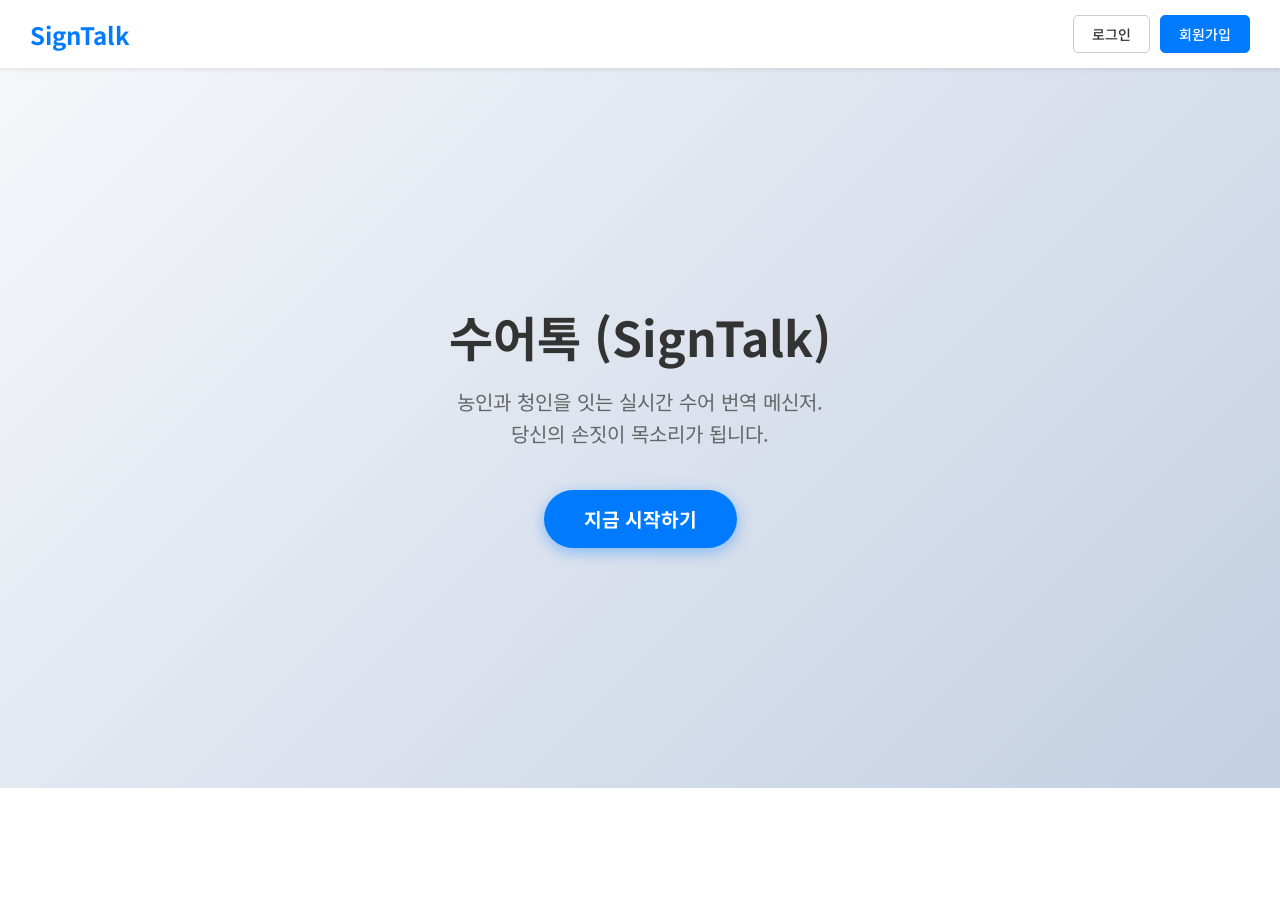
<file: Frontend/index.html>
<!DOCTYPE html>
<html lang="ko">
<head>
    <meta charset="UTF-8">
    <meta name="viewport" content="width=device-width, initial-scale=1.0">
    <title>수어톡 - 세상과 통하는 손짓</title>
    
    <link rel="stylesheet" href="assets/landing.css">
</head>
<body>

    <header>
        <a href="index.html" class="logo-area" style="text-decoration: none;">SignTalk</a>

        <div class="auth-buttons" id="authBox">
            <a href="login.html" class="btn-login">로그인</a>
            <a href="signup.html" class="btn-signup">회원가입</a>
        </div>
    </header>

    <section class="hero">
        <h1>수어톡 (SignTalk)</h1>
        <p>
            농인과 청인을 잇는 실시간 수어 번역 메신저.<br>
            당신의 손짓이 목소리가 됩니다.
        </p>
        
        <a href="login.html" class="hero-btn" id="startBtn">지금 시작하기</a>
    </section>

    <script src="js/config.js"></script>
    <script src="js/landing.js"></script>
</body>
</html>
</file>
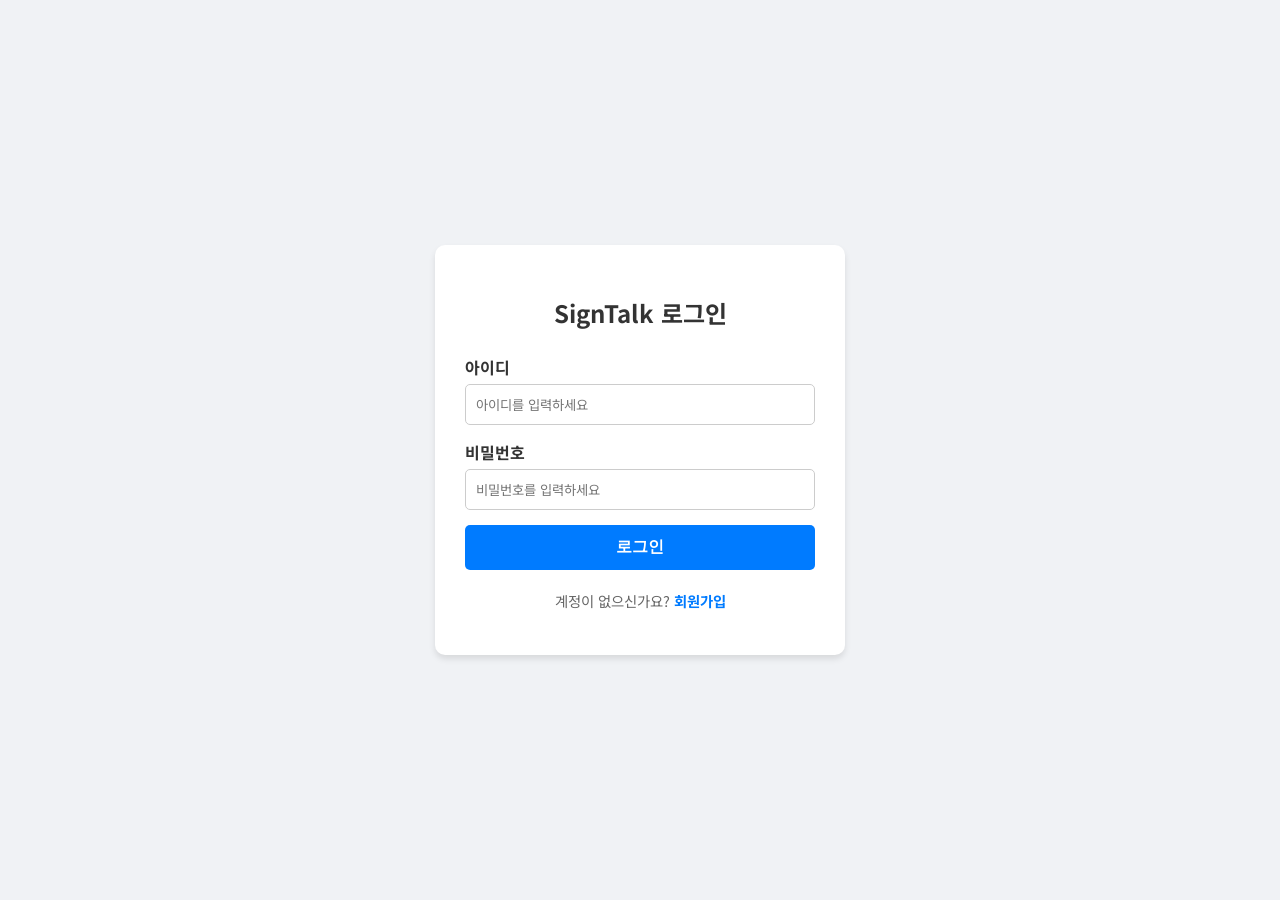
<file: Frontend/login.html>
<!DOCTYPE html>
<html lang="ko">
<head>
    <meta charset="UTF-8">
    <meta name="viewport" content="width=device-width, initial-scale=1.0">
    <title>수어톡 - 로그인</title>
    
    <link rel="stylesheet" href="assets/auth.css">
</head>
<body>
    <div class="container">
        <h2 style="text-align: center; margin-bottom: 25px; color: #333;">SignTalk 로그인</h2>
        
        <form id="loginForm">
            <div class="input-group">
                <label for="loginId">아이디</label>
                <input type="text" id="loginId" placeholder="아이디를 입력하세요" autocomplete="username" required>
            </div>

            <div class="input-group">
                <label for="loginPw">비밀번호</label>
                <input type="password" id="loginPw" placeholder="비밀번호를 입력하세요" autocomplete="current-password" required>
            </div>

            <p id="errorMessage" class="error-message">아이디 또는 비밀번호를 확인해주세요.</p>

            <button type="submit" id="loginBtn" class="btn-primary">로그인</button>
        </form>

        <div style="text-align: center; margin-top: 20px; font-size: 0.9rem;">
            <p style="color: #666;">계정이 없으신가요? 
                <a href="signup.html" style="color: var(--primary-color); font-weight: bold; text-decoration: none;">회원가입</a>
            </p>
        </div>
    </div>

    <script src="js/config.js"></script>
    <script src="js/auth.js" defer></script>
</body>
</html>
</file>
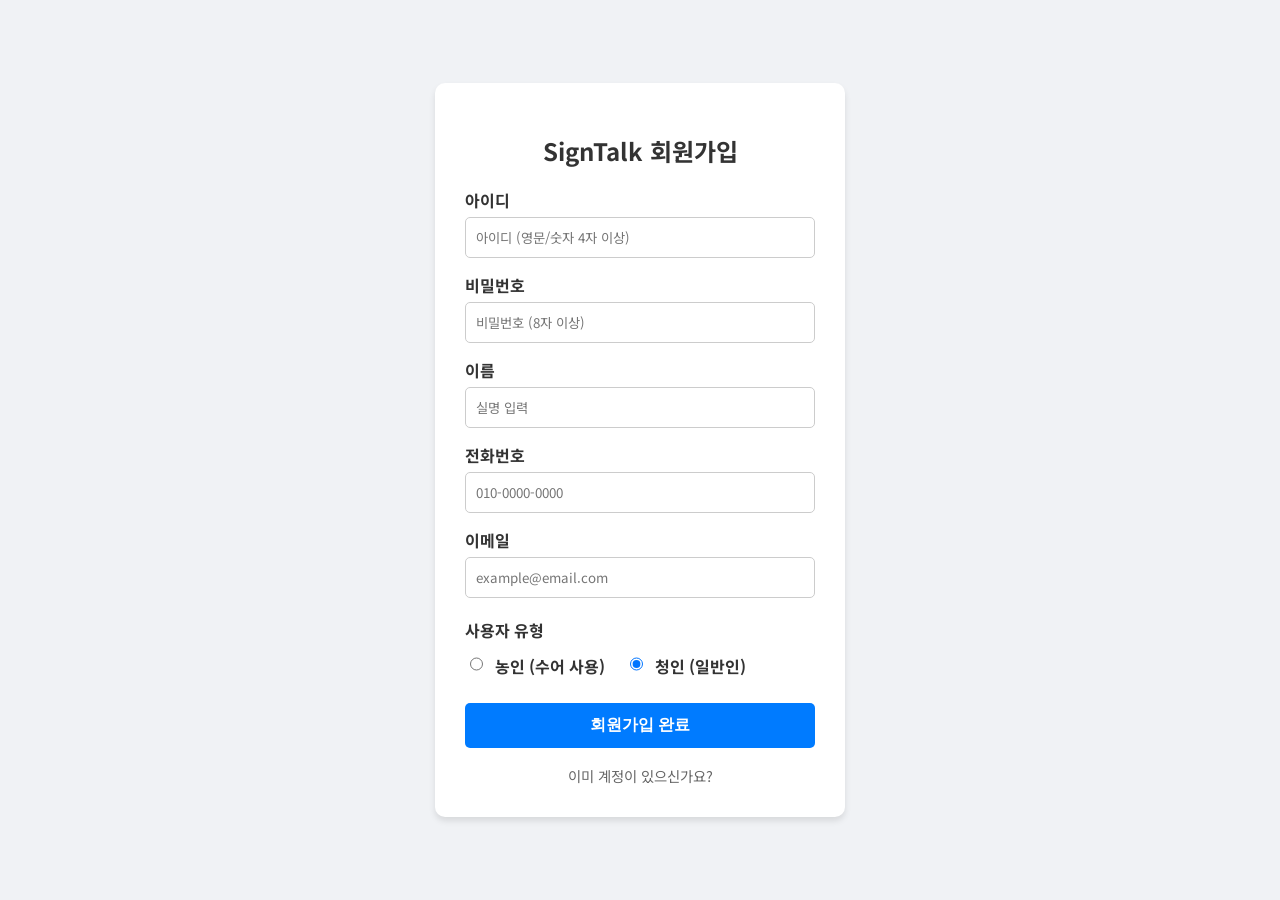
<file: Frontend/signup.html>
<!DOCTYPE html>
<html lang="ko">
<head>
    <meta charset="UTF-8">
    <meta name="viewport" content="width=device-width, initial-scale=1.0">
    <title>수어톡 - 회원가입</title>
    
    <link rel="stylesheet" href="assets/auth.css">
</head>
<body>
    <div class="container">
        <h2 style="text-align: center; margin-bottom: 20px;">SignTalk 회원가입</h2>

        <form id="signupForm">
            
            <div class="input-group">
                <label for="signupId">아이디</label>
                <input type="text" id="signupId" placeholder="아이디 (영문/숫자 4자 이상)" autocomplete="username" required>
                <p class="error-message">아이디 형식이 올바르지 않습니다.</p>
            </div>

            <div class="input-group">
                <label for="signupPw">비밀번호</label>
                <input type="password" id="signupPw" placeholder="비밀번호 (8자 이상)" autocomplete="new-password" required>
                <p class="error-message">비밀번호는 8자 이상이어야 합니다.</p>
            </div>

            <div class="input-group">
                <label for="signupName">이름</label>
                <input type="text" id="signupName" placeholder="실명 입력" autocomplete="name" required>
                <p class="error-message">이름을 정확히 입력해주세요.</p>
            </div>

            <div class="input-group">
                <label for="signupPhone">전화번호</label>
                <input type="tel" id="signupPhone" placeholder="010-0000-0000" autocomplete="tel" maxlength="13" required>
                <p class="error-message">올바른 전화번호 형식이 아닙니다.</p>
            </div>

            <div class="input-group">
                <label for="signupEmail">이메일</label>
                <input type="email" id="signupEmail" placeholder="example@email.com" autocomplete="email" required>
                <p class="error-message">이메일 형식이 올바르지 않습니다.</p>
            </div>

            <div class="input-group" style="margin-top: 20px;">
                <label style="display:block; font-weight:bold; margin-bottom:10px;">사용자 유형</label>
                <div class="radio-container">
                    <label class="radio-label">
                        <input type="radio" name="is_deaf" value="true">
                        <span class="radio-text">농인 (수어 사용)</span>
                    </label>

                    <label class="radio-label">
                        <input type="radio" name="is_deaf" value="false" checked>
                        <span class="radio-text">청인 (일반인)</span>
                    </label>
                </div>
            </div>

            <button type="submit" id="signupBtn" class="btn-primary">회원가입 완료</button>
        </form>
        
        <div style="text-align: center; margin-top: 15px;">
            <a href="login.html" style="text-decoration: none; color: #666; font-size: 0.9rem;">이미 계정이 있으신가요?</a>
        </div>
    </div>

    <script src="js/config.js"></script>
    <script src="js/auth.js" defer></script>
</body>
</html>
</file>
<file: Frontend/assets/landing.css>
/* frontend/assets/landing.css */

/* 1. 폰트 불러오기 (필수) */
@import url('https://fonts.googleapis.com/css2?family=Noto+Sans+KR:wght@400;700&display=swap');

/* 2. 변수 설정 (브랜드 컬러 통합) */
:root {
    --primary-color: #007bff;       /* 메인 파란색 */
    --primary-hover: #0056b3;       /* 버튼 호버 색상 */
    --text-main: #333333;           /* 진한 글자 */
    --text-sub: #666666;            /* 연한 글자 (설명) */
    --white: #ffffff;
    --border-color: #cccccc;        /* 테두리 색상 */
    --bg-gradient-start: #f5f7fa;   /* 배경 그라데이션 시작 */
    --bg-gradient-end: #c3cfe2;     /* 배경 그라데이션 끝 */
}

/* 3. 기본 설정 */
body {
    margin: 0;
    font-family: 'Noto Sans KR', sans-serif;
    color: var(--text-main);
    overflow-x: hidden; /* 가로 스크롤 생김 방지 */
}

/* 모든 요소의 크기 계산을 테두리 포함으로 변경 (레이아웃 깨짐 방지) */
*, *::before, *::after {
    box-sizing: border-box;
}

/* --- 상단 헤더 --- */
header {
    padding: 15px 30px;
    display: flex;
    justify-content: space-between;
    align-items: center;
    background-color: var(--white);
    box-shadow: 0 2px 4px rgba(0,0,0,0.08); /* 그림자 농도 조절 */
    position: sticky; /* 스크롤 내려도 상단에 붙어있게 설정 (선택사항) */
    top: 0;
    z-index: 1000; /* 다른 요소보다 위에 오도록 */
}

/* 로고 영역 */
.logo-area {
    font-size: 1.5rem;
    font-weight: 700; /* bold 대신 숫자 사용 권장 */
    color: var(--primary-color);
    cursor: pointer; /* 클릭 가능한 느낌 */
}

/* 버튼 그룹 */
.auth-buttons {
    display: flex;
    gap: 10px;
}

/* 공통 버튼 스타일 */
.auth-buttons a,
.auth-buttons button {
    text-decoration: none;
    padding: 8px 18px; /* 좌우 여백 살짝 늘림 */
    border-radius: 5px;
    font-size: 14px;
    font-weight: 500;
    transition: all 0.2s ease;
    display: inline-block;
}

/* 1. 로그인 버튼 (Outline 스타일) */
.btn-login {
    color: var(--text-main);
    border: 1px solid var(--border-color);
    background-color: transparent;
}

.btn-login:hover {
    background-color: #f8f9fa;
    border-color: #999;
}

/* 2. 회원가입 버튼 (Filled 스타일) */
.btn-signup {
    color: var(--white);
    background-color: var(--primary-color);
    border: 1px solid var(--primary-color);
}

.btn-signup:hover {
    background-color: var(--primary-hover);
    border-color: var(--primary-hover);
    transform: translateY(-1px); /* 살짝 떠오르는 효과 */
    box-shadow: 0 2px 5px rgba(0,123,255,0.3); /* 파란 그림자 */
}

/* 3. 로그아웃 버튼 (회색 Outline 스타일) */
.btn-logout {
    color: var(--text-sub);         /* 글자색: 회색 */
    border: 1px solid var(--border-color); /* 테두리: 연한 회색 */
    background-color: var(--white); /* 배경: 흰색 */
    cursor: pointer;                /* 마우스 올리면 손가락 모양 */
}

.btn-logout:hover {
    background-color: #f1f3f5;      /* 호버 시 배경 약간 어둡게 */
    border-color: #999;            /* 테두리 진하게 */
    color: #333;                   /* 글자 진하게 */
}

/* --- 메인 소개 구역 (Hero Section) --- */
.hero {
    /* height: 80vh 대신 min-height 사용 권장 (내용이 많아지면 늘어나도록) */
    min-height: 80vh; 
    display: flex;
    flex-direction: column;
    justify-content: center;
    align-items: center;
    background: linear-gradient(135deg, var(--bg-gradient-start) 0%, var(--bg-gradient-end) 100%);
    text-align: center;
    padding: 20px; /* 모바일에서 글자가 벽에 붙지 않게 여백 추가 */
}

.hero h1 {
    font-size: 3rem;
    margin: 0 0 20px 0; /* margin-bottom만 남기고 초기화 */
    color: var(--text-main);
    line-height: 1.2; /* 줄 간격 조정 */
}

.hero p {
    font-size: 1.25rem;
    color: var(--text-sub);
    margin: 0 0 40px 0;
    max-width: 600px; /* 글자가 너무 옆으로 퍼지지 않게 제한 */
    line-height: 1.6;
}

/* (보너스) 메인 화면 중앙에 '시작하기' 큰 버튼이 필요할 때 사용하세요 */
.hero-btn {
    padding: 15px 40px;
    font-size: 1.2rem;
    font-weight: bold;
    color: var(--white);
    background-color: var(--primary-color);
    border: none;
    border-radius: 50px; /* 둥근 버튼 */
    text-decoration: none;
    transition: transform 0.2s, background-color 0.2s;
    box-shadow: 0 4px 15px rgba(0,123,255,0.4);
}

.hero-btn:hover {
    background-color: var(--primary-hover);
    transform: translateY(-3px);
    box-shadow: 0 6px 20px rgba(0,123,255,0.5);
}
</file>
<file: Frontend/assets/auth.css>
/* frontend/assets/auth.css */

/* 1. 폰트 불러오기 (구글 폰트) */
@import url('https://fonts.googleapis.com/css2?family=Noto+Sans+KR:wght@400;700&display=swap');

/* 2. 전역 변수 설정 (색상 관리) */
:root {
    --primary-color: #007bff;       /* 메인 파란색 */
    --primary-hover: #0056b3;       /* 버튼 올렸을 때 */
    --bg-color: #f0f2f5;            /* 배경 회색 */
    --text-color: #333333;          /* 기본 글자색 */
    --error-color: #ff4d4d;         /* 에러 빨간색 */
    --error-bg: #fff0f0;            /* 에러 배경 연한 빨강 */
    --white: #ffffff;
    --border-color: #cccccc;
}

body {
    font-family: 'Noto Sans KR', sans-serif;
    background-color: var(--bg-color);
    color: var(--text-color);
    
    /* 중앙 정렬 & 화면 채우기 */
    display: flex;
    justify-content: center;
    align-items: center;
    min-height: 100vh; /* height 대신 min-height 권장 (내용이 넘쳐도 짤리지 않음) */
    margin: 0;
}

.container {
    background-color: var(--white);
    padding: 30px;
    border-radius: 10px;
    box-shadow: 0 4px 6px rgba(0,0,0,0.1);
    width: 350px;
}

/* --- 입력 폼 스타일 --- */
.input-group {
    margin-bottom: 15px;
}

.input-group label {
    display: block;
    margin-bottom: 5px;
    font-weight: bold;
}

/* [핵심 리팩토링] 
   input 태그 전체에 100%를 주면 라디오 버튼까지 커지는 문제가 발생합니다.
   따라서 :not()을 사용하여 라디오/체크박스는 제외하고 100%를 줍니다.
   이렇게 하면 !important를 쓰지 않아도 됩니다. 
*/
.input-group input:not([type="radio"]):not([type="checkbox"]) {
    width: 100%;
    padding: 10px;
    border: 1px solid var(--border-color);
    border-radius: 5px;
    box-sizing: border-box;
    font-family: inherit; /* 폰트 상속 */
}

/* --- 버튼 스타일 --- */
.btn-primary {
    width: 100%;
    padding: 12px;
    background-color: var(--primary-color);
    color: var(--white);
    border: none;
    border-radius: 5px;
    cursor: pointer;
    font-size: 16px;
    font-weight: bold;
    transition: background-color 0.2s; /* 부드러운 색상 변경 효과 */
}

.btn-primary:hover {
    background-color: var(--primary-hover);
}

/* --- 라디오 버튼 스타일 --- */
.radio-container {
    display: flex;
    gap: 20px;
    margin-bottom: 20px;
}

.radio-label {
    display: flex;
    align-items: center;
    cursor: pointer;
    font-weight: normal;
}

/* !important 제거됨: 위에서 width: 100%를 제외했으므로 자연스럽게 적용됨 */
.radio-label input[type="radio"] {
    width: auto; 
    margin-right: 8px;
    height: 18px;
    cursor: pointer;
}

.radio-text {
    font-size: 16px;
    color: var(--text-color);
}

/* --- 에러 메시지 스타일 --- */
.input-error {
    border-color: var(--error-color) !important;
    background-color: var(--error-bg);
}

.error-message {
    color: var(--error-color);
    font-size: 12px;
    margin-top: 5px;
    margin-bottom: 10px;
    display: none; /* 평소엔 숨김 */
    font-weight: bold;
}

.error-message.show {
    display: block; /* 에러 발생 시 보임 */
    animation: shake 0.3s; /* 살짝 흔들리는 애니메이션 효과 (선택 사항) */
}

/* (보너스) 에러 시 흔들리는 애니메이션 */
@keyframes shake {
    0% { transform: translateX(0); }
    25% { transform: translateX(-5px); }
    50% { transform: translateX(5px); }
    75% { transform: translateX(-5px); }
    100% { transform: translateX(0); }
}
</file>
